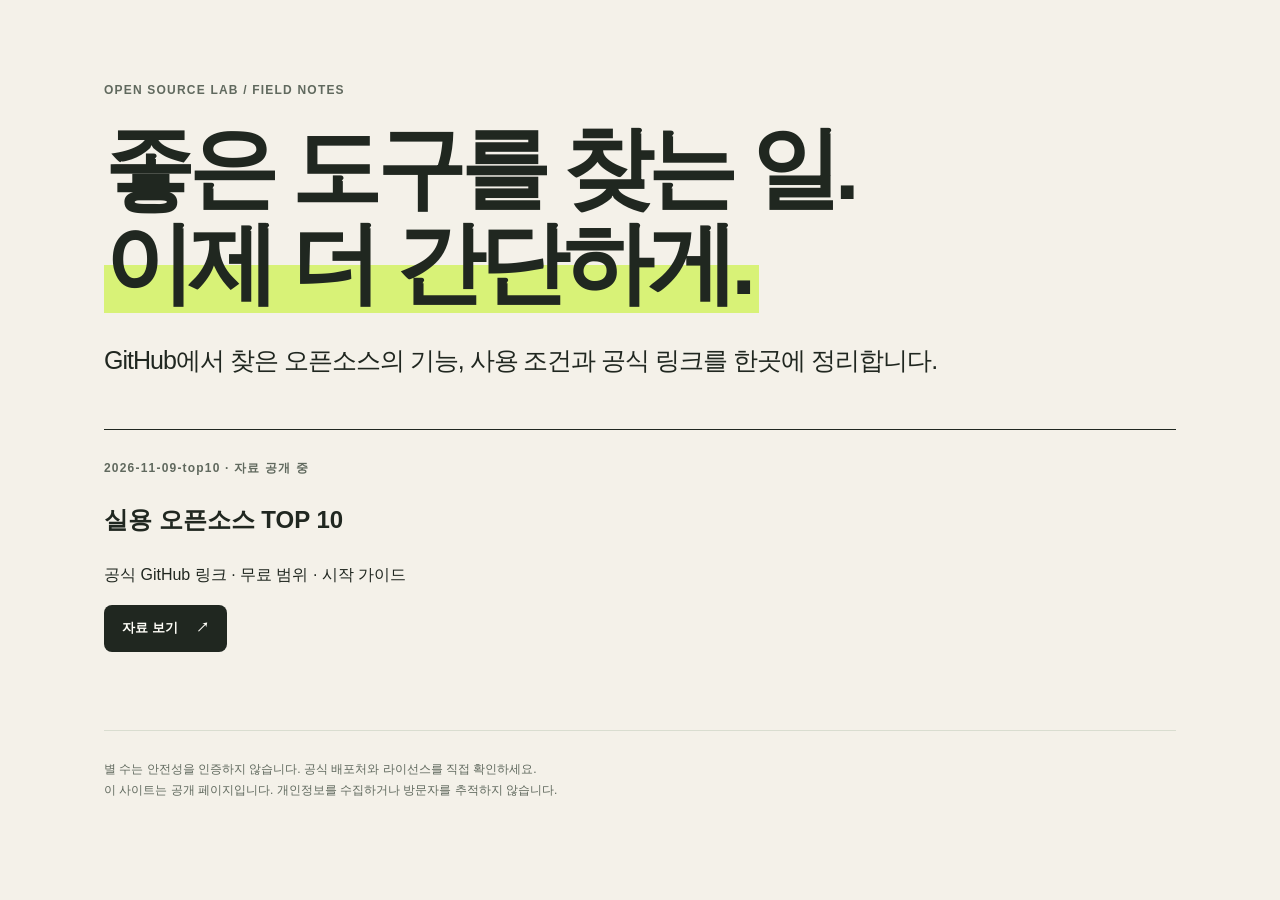
<file: index.html>
<!doctype html><html lang="ko"><meta charset="utf-8"><meta name="viewport" content="width=device-width,initial-scale=1"><meta name="robots" content="noindex,nofollow"><title>오픈소스 실험실</title><link rel="stylesheet" href="./style.css"><body><main class="home"><p class="eyebrow">OPEN SOURCE LAB / FIELD NOTES</p><h1>좋은 도구를 찾는 일.<br><em>이제 더 간단하게.</em></h1><p class="lede">GitHub에서 찾은 오픈소스의 기능, 사용 조건과 공식 링크를 한곳에 정리합니다.</p><section class="episodes"><article><p class="eyebrow">2026-11-09-top10 · 자료 공개 중</p><h2>실용 오픈소스 TOP 10</h2><p>공식 GitHub 링크 · 무료 범위 · 시작 가이드</p><a class="button" href="./episodes/2026-11-09-top10/">자료 보기 <span>↗</span></a></article></section><footer>별 수는 안전성을 인증하지 않습니다. 공식 배포처와 라이선스를 직접 확인하세요.<br>이 사이트는 공개 페이지입니다. 개인정보를 수집하거나 방문자를 추적하지 않습니다.</footer></main></body></html>
</file>
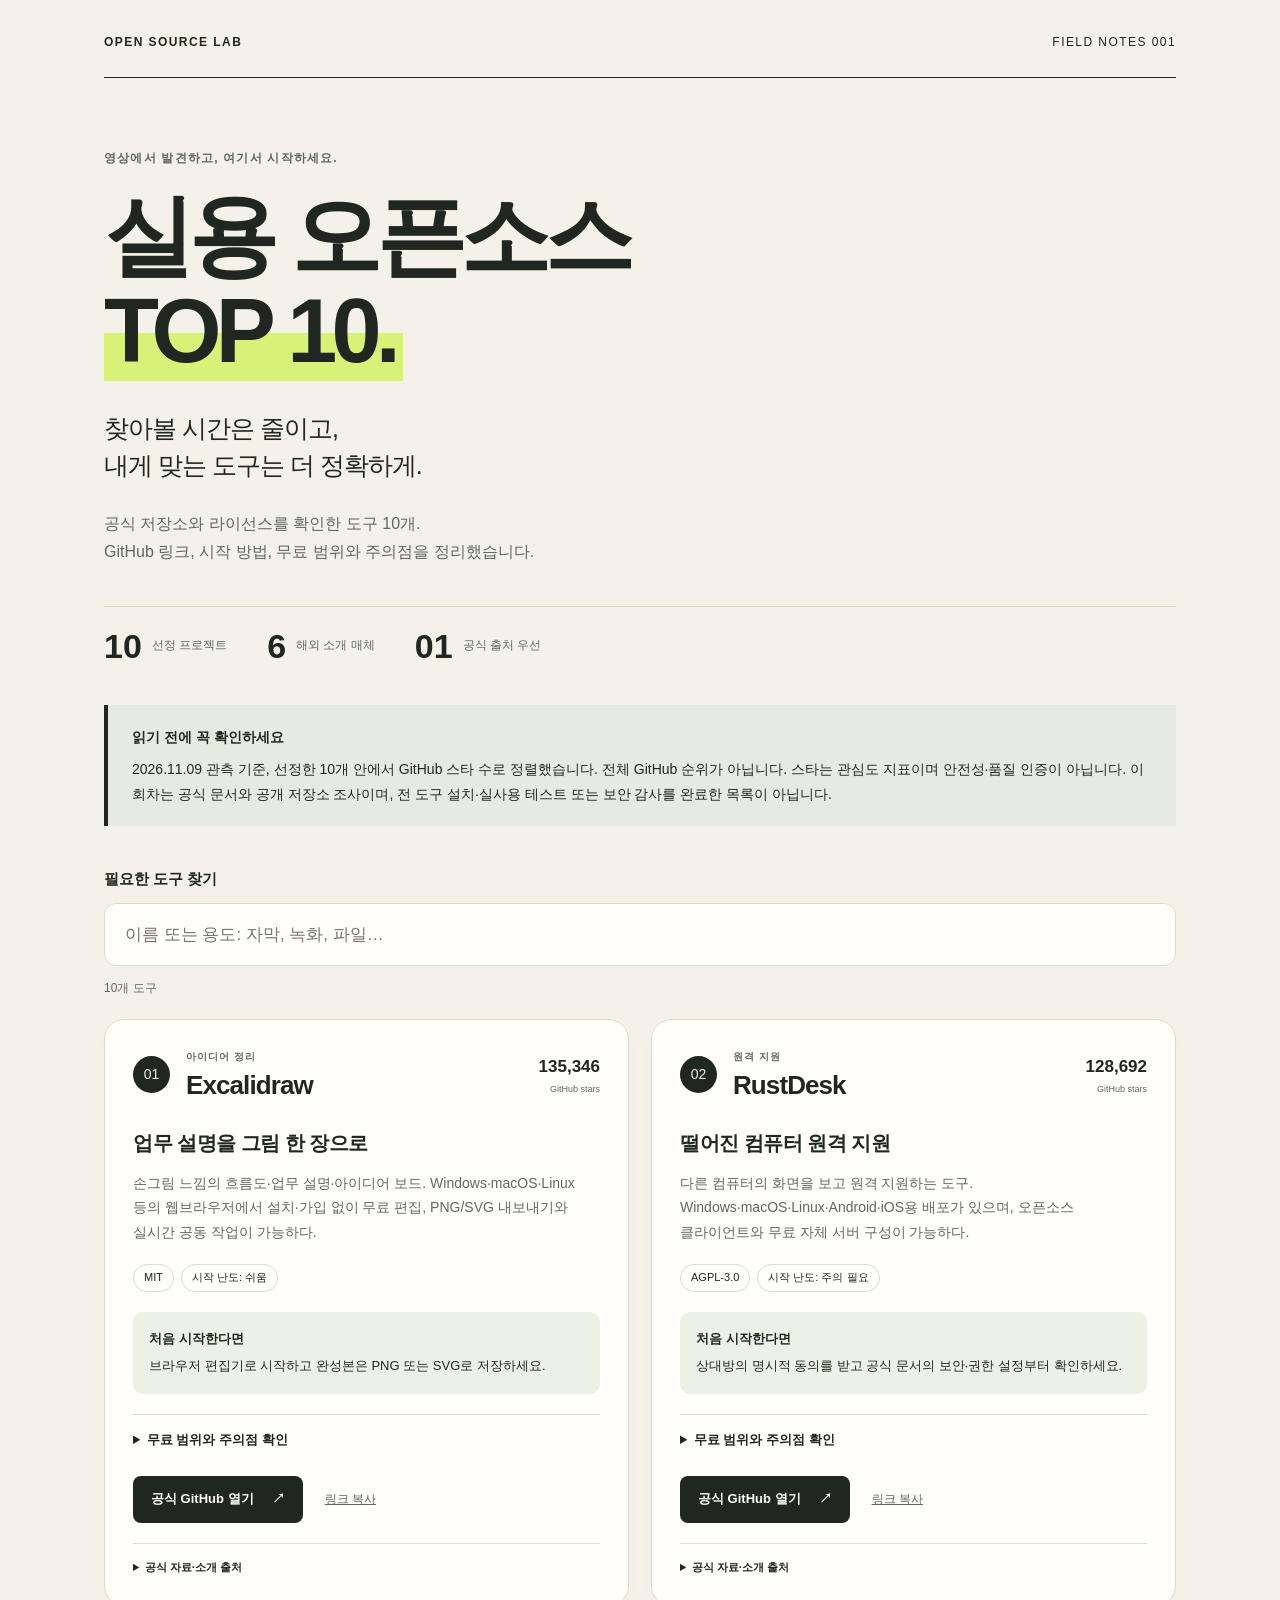
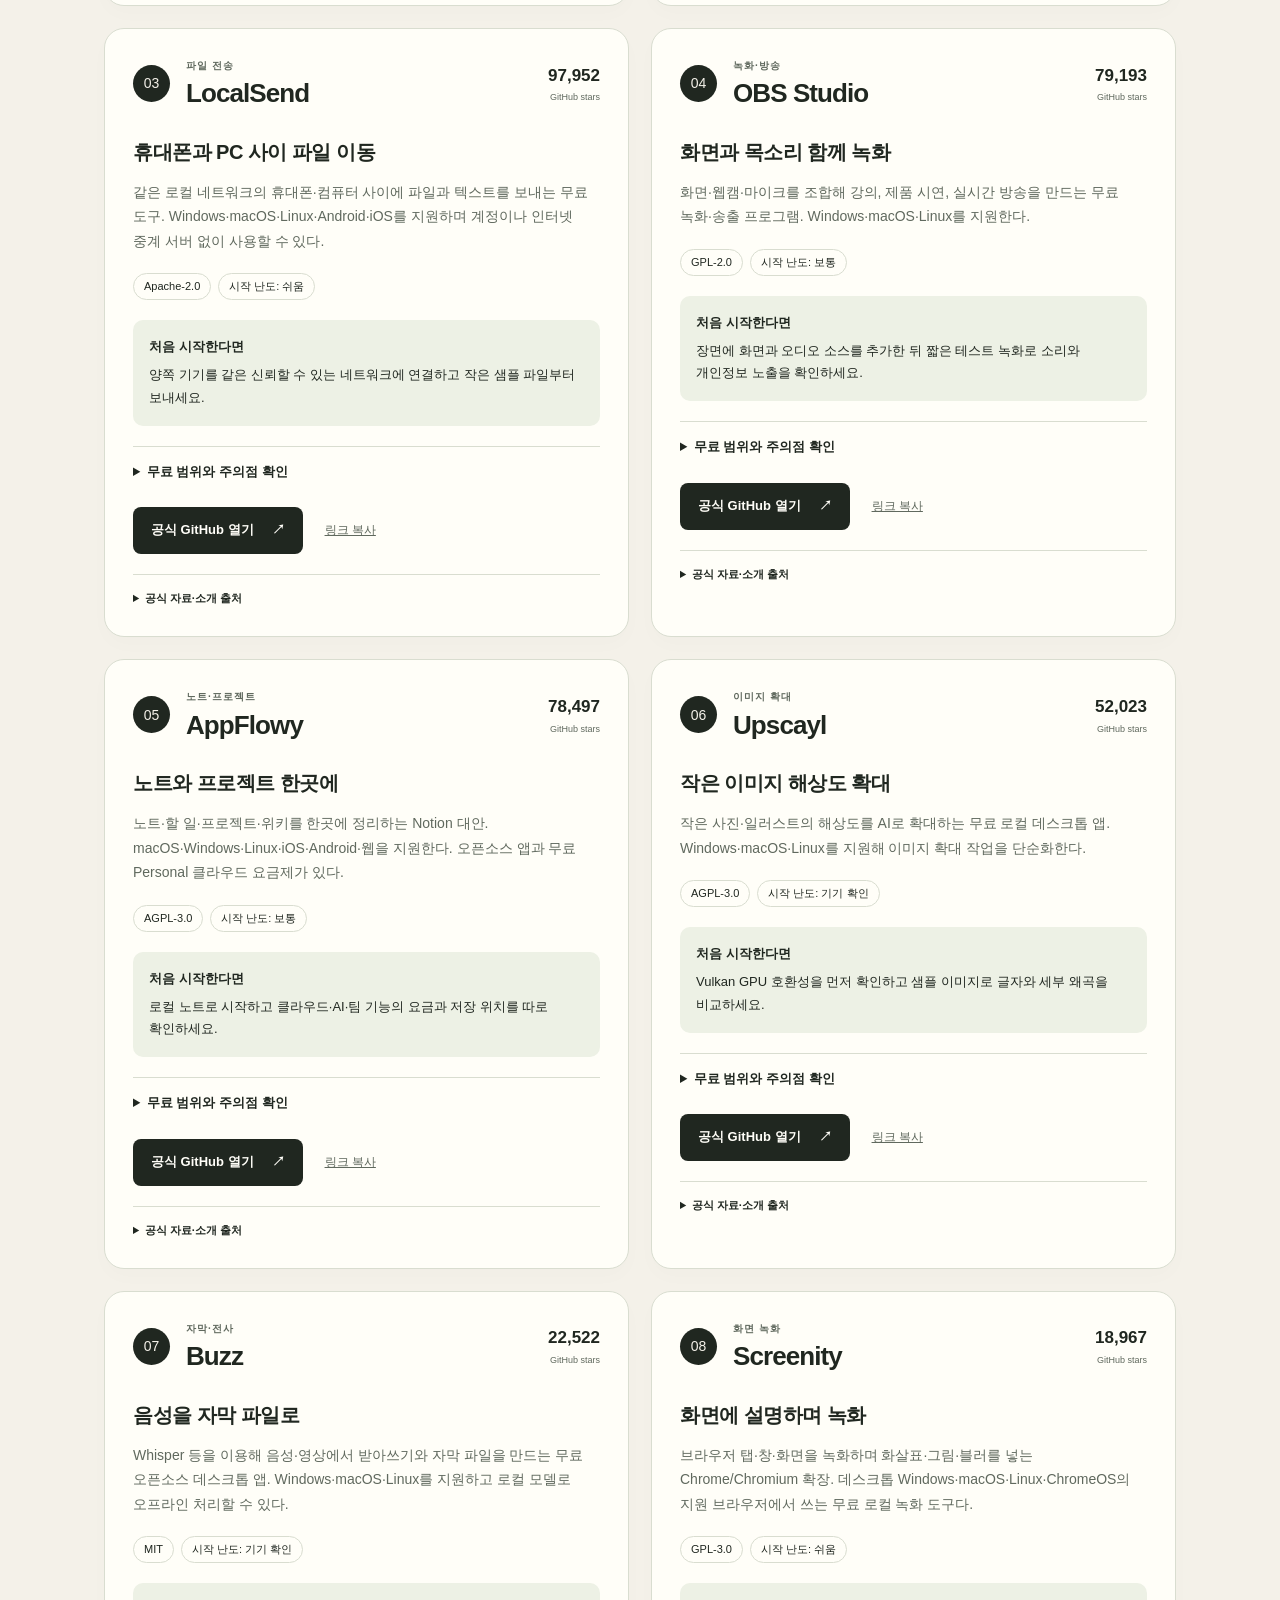
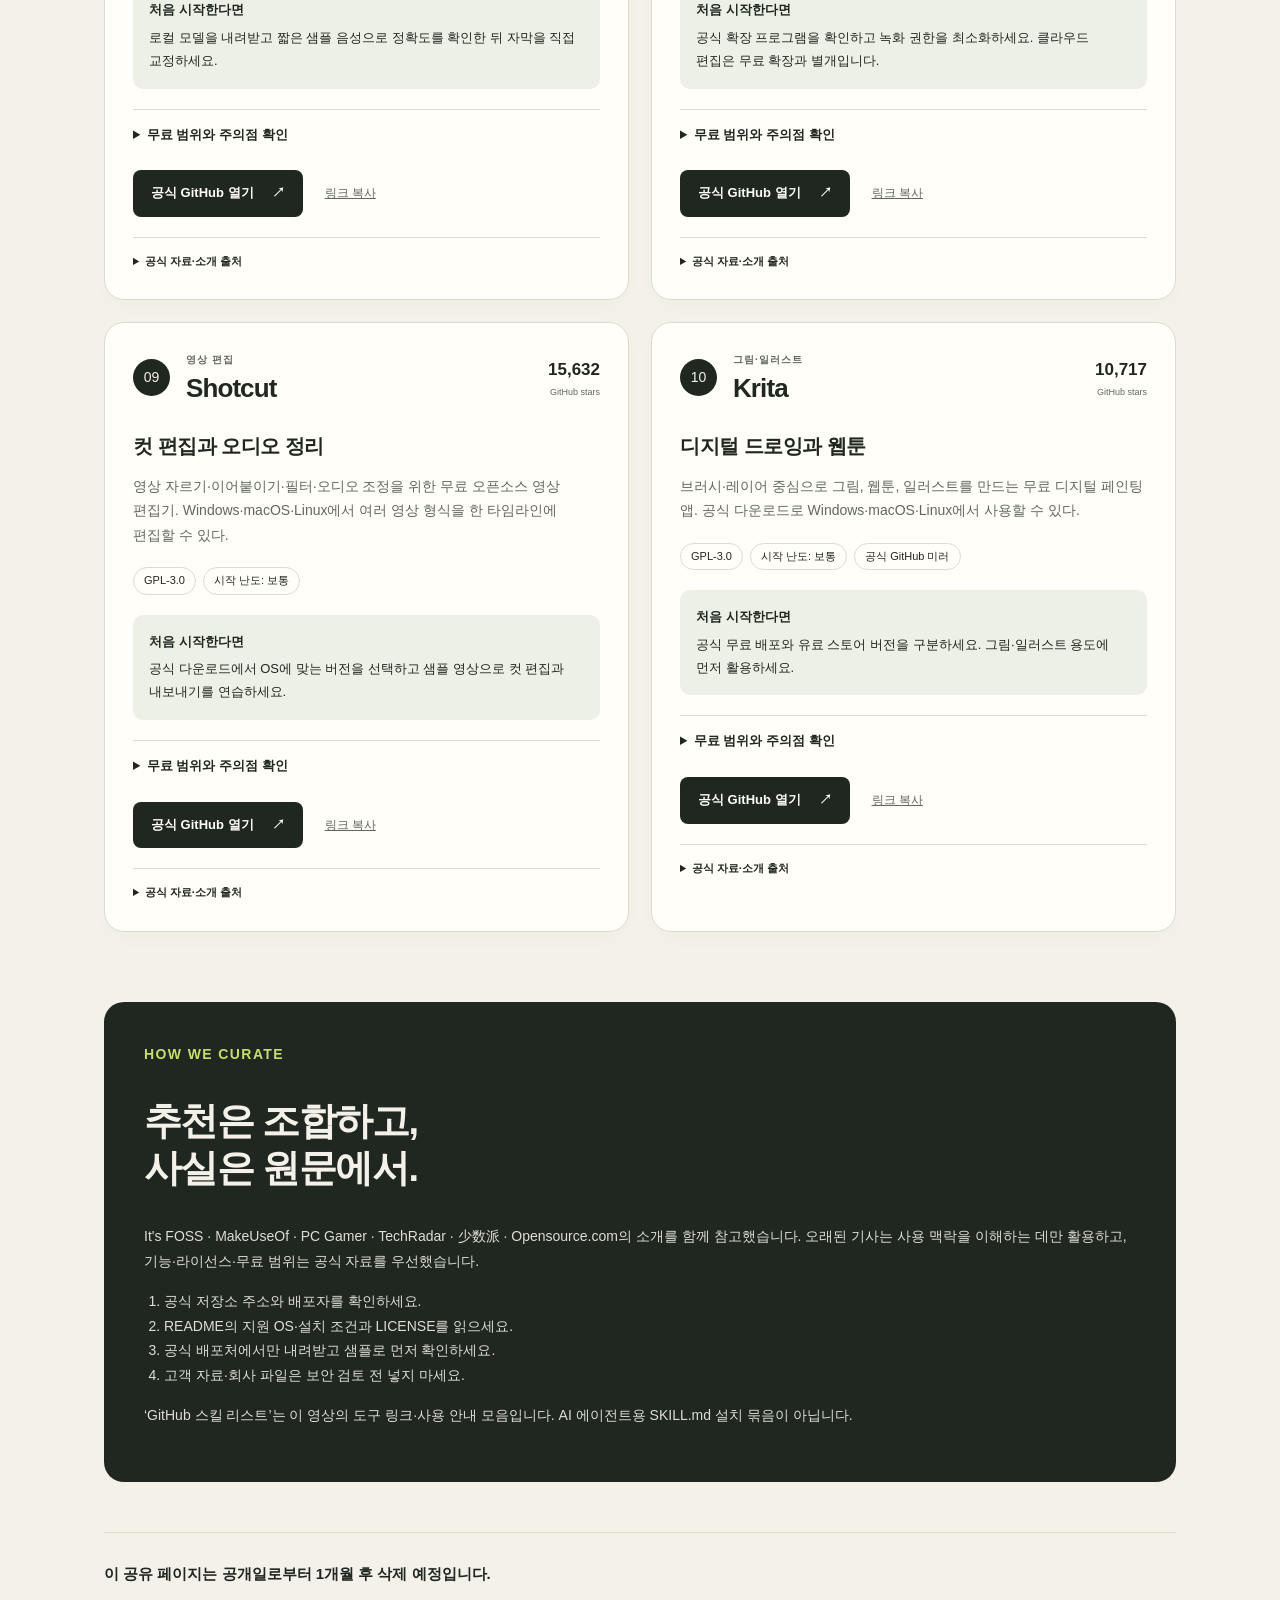
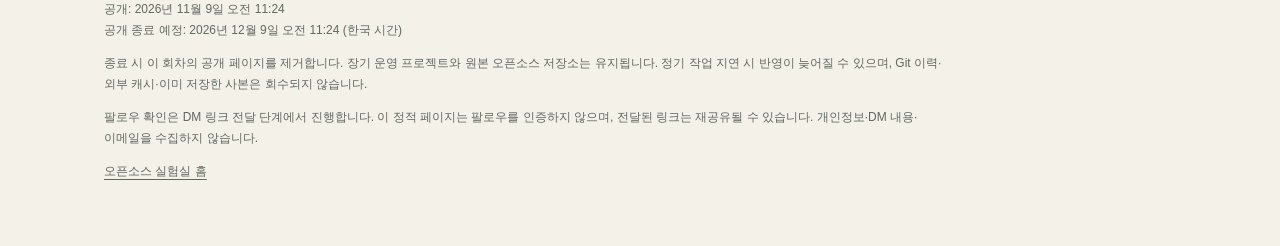
<file: episodes/2026-11-09-top10/index.html>
<!doctype html><html lang="ko"><head><meta charset="utf-8"><meta name="viewport" content="width=device-width,initial-scale=1"><meta name="robots" content="noindex,nofollow,noarchive"><meta name="referrer" content="no-referrer"><meta name="description" content="영상에서 소개한 오픈소스 10개의 공식 GitHub 링크, 무료 범위와 시작 가이드"><title>실용 오픈소스 TOP 10 | 오픈소스 실험실</title><link rel="stylesheet" href="../../style.css"></head><body><main><nav class="topnav"><a href="../../">OPEN SOURCE LAB</a><span>FIELD NOTES 001</span></nav><header class="hero"><p class="eyebrow">영상에서 발견하고, 여기서 시작하세요.</p><h1>실용 오픈소스<br><em>TOP 10.</em></h1><p class="lede">찾아볼 시간은 줄이고,<br>내게 맞는 도구는 더 정확하게.</p><p class="intro">공식 저장소와 라이선스를 확인한 도구 10개.<br>GitHub 링크, 시작 방법, 무료 범위와 주의점을 정리했습니다.</p><div class="metrics"><div><b>10</b><span>선정 프로젝트</span></div><div><b>6</b><span>해외 소개 매체</span></div><div><b>01</b><span>공식 출처 우선</span></div></div></header><aside class="notice"><strong>읽기 전에 꼭 확인하세요</strong><p>2026.11.09 관측 기준, 선정한 10개 안에서 GitHub 스타 수로 정렬했습니다. 전체 GitHub 순위가 아닙니다. 스타는 관심도 지표이며 안전성·품질 인증이 아닙니다. 이 회차는 공식 문서와 공개 저장소 조사이며, 전 도구 설치·실사용 테스트 또는 보안 감사를 완료한 목록이 아닙니다.</p></aside><section class="finder"><label for="search">필요한 도구 찾기</label><input id="search" type="search" placeholder="이름 또는 용도: 자막, 녹화, 파일…" autocomplete="off"><p id="count" aria-live="polite">10개 도구</p></section><section class="tool-grid"><article class="tool" data-search="excalidraw excalidraw/excalidraw 아이디어 정리 쉬움 업무 설명을 그림 한 장으로 브라우저 편집기로 시작하고 완성본은 png 또는 svg로 저장하세요." id="tool-1"><div class="tool-top"><span class="rank">01</span><div><p class="eyebrow">아이디어 정리</p><h2>Excalidraw</h2></div><span class="star">135,346<small>GitHub stars</small></span></div><h3>업무 설명을 그림 한 장으로</h3><p>손그림 느낌의 흐름도·업무 설명·아이디어 보드. Windows·macOS·Linux 등의 웹브라우저에서 설치·가입 없이 무료 편집, PNG/SVG 내보내기와 실시간 공동 작업이 가능하다.</p><div class="tags"><span>MIT</span><span>시작 난도: 쉬움</span></div><div class="how"><strong>처음 시작한다면</strong><p>브라우저 편집기로 시작하고 완성본은 PNG 또는 SVG로 저장하세요.</p></div><details><summary>무료 범위와 주의점 확인</summary><p>무료 편집기와 유료 Excalidraw+의 클라우드 작업공간·추가 공유 기능은 별개다. 정밀 제도보다 빠른 설명과 초안에 적합하며 중요한 작업은 파일로 내보내 보관하는 편이 좋다.</p><p class="muted">저장소 최근 push: 2026-11-08T08:18:35Z · 조회 당시 archived: false. 유지보수 및 보안 보증은 아닙니다.</p></details><div class="actions"><a class="button" href="https://github.com/excalidraw/excalidraw" target="_blank" rel="noopener noreferrer">공식 GitHub 열기 <span>↗</span></a><button class="copy" type="button" data-copy="https://github.com/excalidraw/excalidraw" aria-label="Excalidraw GitHub 주소 복사">링크 복사</button></div><details class="sources"><summary>공식 자료·소개 출처</summary><ul><li><a href="https://github.com/excalidraw/excalidraw" target="_blank" rel="noopener noreferrer">github.com · /excalidraw/excalidraw</a></li><li><a href="https://api.github.com/repos/excalidraw/excalidraw" target="_blank" rel="noopener noreferrer">api.github.com · /repos/excalidraw/excalidraw</a></li><li><a href="https://www.makeuseof.com/making-diagrams-hand-drawn-style-tool/" target="_blank" rel="noopener noreferrer">www.makeuseof.com · /making-diagrams-hand-drawn-style-tool/</a></li><li><a href="https://plus.excalidraw.com" target="_blank" rel="noopener noreferrer">plus.excalidraw.com · /</a></li><li><a href="https://plus.excalidraw.com/blog/rethinking-virtual-whiteboard" target="_blank" rel="noopener noreferrer">plus.excalidraw.com · /blog/rethinking-virtual-whiteboard</a></li></ul></details></article><article class="tool" data-search="rustdesk rustdesk/rustdesk 원격 지원 주의 필요 떨어진 컴퓨터 원격 지원 상대방의 명시적 동의를 받고 공식 문서의 보안·권한 설정부터 확인하세요." id="tool-2"><div class="tool-top"><span class="rank">02</span><div><p class="eyebrow">원격 지원</p><h2>RustDesk</h2></div><span class="star">128,692<small>GitHub stars</small></span></div><h3>떨어진 컴퓨터 원격 지원</h3><p>다른 컴퓨터의 화면을 보고 원격 지원하는 도구. Windows·macOS·Linux·Android·iOS용 배포가 있으며, 오픈소스 클라이언트와 무료 자체 서버 구성이 가능하다.</p><div class="tags"><span>AGPL-3.0</span><span>시작 난도: 주의 필요</span></div><div class="how"><strong>처음 시작한다면</strong><p>상대방의 명시적 동의를 받고 공식 문서의 보안·권한 설정부터 확인하세요.</p></div><details><summary>무료 범위와 주의점 확인</summary><p>상대방 동의와 접속 권한 관리가 필수다. OS별 원격 제어 범위가 다르고 자체 서버 운영은 비개발자에게 어려울 수 있다. 웹 관리·주소록 등 Server Pro 기능과 서버 운영비는 무료 범위 밖이다. 소개 매체가 보안 논란을 경고하므로 별도 보안 검토 없이 업무용으로 도입하지 않는다.</p><p class="muted">저장소 최근 push: 2026-11-08T16:52:59Z · 조회 당시 archived: false. 유지보수 및 보안 보증은 아닙니다.</p></details><div class="actions"><a class="button" href="https://github.com/rustdesk/rustdesk" target="_blank" rel="noopener noreferrer">공식 GitHub 열기 <span>↗</span></a><button class="copy" type="button" data-copy="https://github.com/rustdesk/rustdesk" aria-label="RustDesk GitHub 주소 복사">링크 복사</button></div><details class="sources"><summary>공식 자료·소개 출처</summary><ul><li><a href="https://github.com/rustdesk/rustdesk" target="_blank" rel="noopener noreferrer">github.com · /rustdesk/rustdesk</a></li><li><a href="https://api.github.com/repos/rustdesk/rustdesk" target="_blank" rel="noopener noreferrer">api.github.com · /repos/rustdesk/rustdesk</a></li><li><a href="https://itsfoss.com/news/rustdesk/" target="_blank" rel="noopener noreferrer">itsfoss.com · /news/rustdesk/</a></li><li><a href="https://rustdesk.com/pricing.html" target="_blank" rel="noopener noreferrer">rustdesk.com · /pricing.html</a></li></ul></details></article><article class="tool" data-search="localsend localsend/localsend 파일 전송 쉬움 휴대폰과 pc 사이 파일 이동 양쪽 기기를 같은 신뢰할 수 있는 네트워크에 연결하고 작은 샘플 파일부터 보내세요." id="tool-3"><div class="tool-top"><span class="rank">03</span><div><p class="eyebrow">파일 전송</p><h2>LocalSend</h2></div><span class="star">97,952<small>GitHub stars</small></span></div><h3>휴대폰과 PC 사이 파일 이동</h3><p>같은 로컬 네트워크의 휴대폰·컴퓨터 사이에 파일과 텍스트를 보내는 무료 도구. Windows·macOS·Linux·Android·iOS를 지원하며 계정이나 인터넷 중계 서버 없이 사용할 수 있다.</p><div class="tags"><span>Apache-2.0</span><span>시작 난도: 쉬움</span></div><div class="how"><strong>처음 시작한다면</strong><p>양쪽 기기를 같은 신뢰할 수 있는 네트워크에 연결하고 작은 샘플 파일부터 보내세요.</p></div><details><summary>무료 범위와 주의점 확인</summary><p>인터넷을 통한 원격 파일 공유 서비스가 아니다. 두 기기를 같은 네트워크에 연결해야 하고 회사·공공 Wi-Fi의 기기 격리, 방화벽, 로컬 네트워크 권한에 막힐 수 있다.</p><p class="muted">저장소 최근 push: 2026-11-08T02:32:51Z · 조회 당시 archived: false. 유지보수 및 보안 보증은 아닙니다.</p></details><div class="actions"><a class="button" href="https://github.com/localsend/localsend" target="_blank" rel="noopener noreferrer">공식 GitHub 열기 <span>↗</span></a><button class="copy" type="button" data-copy="https://github.com/localsend/localsend" aria-label="LocalSend GitHub 주소 복사">링크 복사</button></div><details class="sources"><summary>공식 자료·소개 출처</summary><ul><li><a href="https://github.com/localsend/localsend" target="_blank" rel="noopener noreferrer">github.com · /localsend/localsend</a></li><li><a href="https://api.github.com/repos/localsend/localsend" target="_blank" rel="noopener noreferrer">api.github.com · /repos/localsend/localsend</a></li><li><a href="https://www.pcgamer.com/software/localsend-is-the-most-useful-app-ive-come-across-in-a-very-long-time-letting-me-share-files-across-devices-with-a-couple-clicks/" target="_blank" rel="noopener noreferrer">www.pcgamer.com · /software/localsend-is-the-most-useful-app-ive-come-across-in-a-very-long-time-letting-me-share-files-across-devices-with-a-couple-clicks/</a></li><li><a href="https://localsend.org" target="_blank" rel="noopener noreferrer">localsend.org · /</a></li></ul></details></article><article class="tool" data-search="obs studio obsproject/obs-studio 녹화·방송 보통 화면과 목소리 함께 녹화 장면에 화면과 오디오 소스를 추가한 뒤 짧은 테스트 녹화로 소리와 개인정보 노출을 확인하세요." id="tool-4"><div class="tool-top"><span class="rank">04</span><div><p class="eyebrow">녹화·방송</p><h2>OBS Studio</h2></div><span class="star">79,193<small>GitHub stars</small></span></div><h3>화면과 목소리 함께 녹화</h3><p>화면·웹캠·마이크를 조합해 강의, 제품 시연, 실시간 방송을 만드는 무료 녹화·송출 프로그램. Windows·macOS·Linux를 지원한다.</p><div class="tags"><span>GPL-2.0</span><span>시작 난도: 보통</span></div><div class="how"><strong>처음 시작한다면</strong><p>장면에 화면과 오디오 소스를 추가한 뒤 짧은 테스트 녹화로 소리와 개인정보 노출을 확인하세요.</p></div><details><summary>무료 범위와 주의점 확인</summary><p>프로그램 자체는 무료지만 카메라·캡처 장비나 외부 방송 서비스 비용까지 포함하지 않는다. 장면·소스·오디오 설정을 익혀야 하며 녹화 권한과 컴퓨터 성능을 확인해야 한다. 일반적인 후반 영상 편집기는 아니다.</p><p class="muted">저장소 최근 push: 2026-11-06T00:42:53Z · 조회 당시 archived: false. 유지보수 및 보안 보증은 아닙니다.</p></details><div class="actions"><a class="button" href="https://github.com/obsproject/obs-studio" target="_blank" rel="noopener noreferrer">공식 GitHub 열기 <span>↗</span></a><button class="copy" type="button" data-copy="https://github.com/obsproject/obs-studio" aria-label="OBS Studio GitHub 주소 복사">링크 복사</button></div><details class="sources"><summary>공식 자료·소개 출처</summary><ul><li><a href="https://github.com/obsproject/obs-studio" target="_blank" rel="noopener noreferrer">github.com · /obsproject/obs-studio</a></li><li><a href="https://api.github.com/repos/obsproject/obs-studio" target="_blank" rel="noopener noreferrer">api.github.com · /repos/obsproject/obs-studio</a></li><li><a href="https://www.techradar.com/reviews/obs-studio-2022" target="_blank" rel="noopener noreferrer">www.techradar.com · /reviews/obs-studio-2022</a></li><li><a href="https://obsproject.com" target="_blank" rel="noopener noreferrer">obsproject.com · /</a></li></ul></details></article><article class="tool" data-search="appflowy appflowy-io/appflowy 노트·프로젝트 보통 노트와 프로젝트 한곳에 로컬 노트로 시작하고 클라우드·ai·팀 기능의 요금과 저장 위치를 따로 확인하세요." id="tool-5"><div class="tool-top"><span class="rank">05</span><div><p class="eyebrow">노트·프로젝트</p><h2>AppFlowy</h2></div><span class="star">78,497<small>GitHub stars</small></span></div><h3>노트와 프로젝트 한곳에</h3><p>노트·할 일·프로젝트·위키를 한곳에 정리하는 Notion 대안. macOS·Windows·Linux·iOS·Android·웹을 지원한다. 오픈소스 앱과 무료 Personal 클라우드 요금제가 있다.</p><div class="tags"><span>AGPL-3.0</span><span>시작 난도: 보통</span></div><div class="how"><strong>처음 시작한다면</strong><p>로컬 노트로 시작하고 클라우드·AI·팀 기능의 요금과 저장 위치를 따로 확인하세요.</p></div><details><summary>무료 범위와 주의점 확인</summary><p>모든 클라우드·AI·팀 기능이 무료인 것은 아니다. 유료 Pro와 상용 자체 호스팅 배포판은 별도 조건이며 자체 서버 설치·운영은 초보자에게 부담될 수 있다. Notion 기능·이전 호환성이 완전히 같다고 가정하지 않는다.</p><p class="muted">저장소 최근 push: 2026-11-02T23:40:52Z · 조회 당시 archived: false. 유지보수 및 보안 보증은 아닙니다.</p></details><div class="actions"><a class="button" href="https://github.com/AppFlowy-IO/AppFlowy" target="_blank" rel="noopener noreferrer">공식 GitHub 열기 <span>↗</span></a><button class="copy" type="button" data-copy="https://github.com/AppFlowy-IO/AppFlowy" aria-label="AppFlowy GitHub 주소 복사">링크 복사</button></div><details class="sources"><summary>공식 자료·소개 출처</summary><ul><li><a href="https://github.com/AppFlowy-IO/AppFlowy" target="_blank" rel="noopener noreferrer">github.com · /AppFlowy-IO/AppFlowy</a></li><li><a href="https://api.github.com/repos/AppFlowy-IO/AppFlowy" target="_blank" rel="noopener noreferrer">api.github.com · /repos/AppFlowy-IO/AppFlowy</a></li><li><a href="https://itsfoss.com/appflowy" target="_blank" rel="noopener noreferrer">itsfoss.com · /appflowy</a></li><li><a href="https://appflowy.com" target="_blank" rel="noopener noreferrer">appflowy.com · /</a></li><li><a href="https://appflowy.com/pricing" target="_blank" rel="noopener noreferrer">appflowy.com · /pricing</a></li></ul></details></article><article class="tool" data-search="upscayl upscayl/upscayl 이미지 확대 기기 확인 작은 이미지 해상도 확대 vulkan gpu 호환성을 먼저 확인하고 샘플 이미지로 글자와 세부 왜곡을 비교하세요." id="tool-6"><div class="tool-top"><span class="rank">06</span><div><p class="eyebrow">이미지 확대</p><h2>Upscayl</h2></div><span class="star">52,023<small>GitHub stars</small></span></div><h3>작은 이미지 해상도 확대</h3><p>작은 사진·일러스트의 해상도를 AI로 확대하는 무료 로컬 데스크톱 앱. Windows·macOS·Linux를 지원해 이미지 확대 작업을 단순화한다.</p><div class="tags"><span>AGPL-3.0</span><span>시작 난도: 기기 확인</span></div><div class="how"><strong>처음 시작한다면</strong><p>Vulkan GPU 호환성을 먼저 확인하고 샘플 이미지로 글자와 세부 왜곡을 비교하세요.</p></div><details><summary>무료 범위와 주의점 확인</summary><p>Vulkan 호환 GPU가 필요하고 많은 내장 GPU나 CPU만으로는 동작하지 않는다. AI가 추정한 디테일이므로 원본 사실 복원이나 흐린 사진 복구를 보장하지 않는다. 별도 Upscayl Cloud는 체험 크레딧 이후 유료 상품이다.</p><p class="muted">저장소 최근 push: 2026-10-05T19:13:12Z · 조회 당시 archived: false. 유지보수 및 보안 보증은 아닙니다.</p></details><div class="actions"><a class="button" href="https://github.com/upscayl/upscayl" target="_blank" rel="noopener noreferrer">공식 GitHub 열기 <span>↗</span></a><button class="copy" type="button" data-copy="https://github.com/upscayl/upscayl" aria-label="Upscayl GitHub 주소 복사">링크 복사</button></div><details class="sources"><summary>공식 자료·소개 출처</summary><ul><li><a href="https://github.com/upscayl/upscayl" target="_blank" rel="noopener noreferrer">github.com · /upscayl/upscayl</a></li><li><a href="https://api.github.com/repos/upscayl/upscayl" target="_blank" rel="noopener noreferrer">api.github.com · /repos/upscayl/upscayl</a></li><li><a href="https://itsfoss.com/news/upscayl-version-1-release/" target="_blank" rel="noopener noreferrer">itsfoss.com · /news/upscayl-version-1-release/</a></li><li><a href="https://upscayl.org" target="_blank" rel="noopener noreferrer">upscayl.org · /</a></li><li><a href="https://upscayl.org/pricing" target="_blank" rel="noopener noreferrer">upscayl.org · /pricing</a></li></ul></details></article><article class="tool" data-search="buzz chidiwilliams/buzz 자막·전사 기기 확인 음성을 자막 파일로 로컬 모델을 내려받고 짧은 샘플 음성으로 정확도를 확인한 뒤 자막을 직접 교정하세요." id="tool-7"><div class="tool-top"><span class="rank">07</span><div><p class="eyebrow">자막·전사</p><h2>Buzz</h2></div><span class="star">22,522<small>GitHub stars</small></span></div><h3>음성을 자막 파일로</h3><p>Whisper 등을 이용해 음성·영상에서 받아쓰기와 자막 파일을 만드는 무료 오픈소스 데스크톱 앱. Windows·macOS·Linux를 지원하고 로컬 모델로 오프라인 처리할 수 있다.</p><div class="tags"><span>MIT</span><span>시작 난도: 기기 확인</span></div><div class="how"><strong>처음 시작한다면</strong><p>로컬 모델을 내려받고 짧은 샘플 음성으로 정확도를 확인한 뒤 자막을 직접 교정하세요.</p></div><details><summary>무료 범위와 주의점 확인</summary><p>모델은 먼저 내려받아야 하며 처리 속도와 정확도는 하드웨어·언어·음질에 따라 달라진다. 한국어와 고유명사는 직접 검수해야 한다. 선택형 외부 API는 별도 요금·데이터 전송이 발생할 수 있어 오프라인 옵션과 구분한다. 동명의 그룹 채팅 서비스가 아닌 chidiwilliams/buzz다. 최신 macOS 빌드는 Apple Silicon 기준이며 Intel Mac 지원은 공식 README의 이전 버전 안내를 확인하세요.</p><p class="muted">저장소 최근 push: 2026-11-07T06:06:20Z · 조회 당시 archived: false. 유지보수 및 보안 보증은 아닙니다.</p></details><div class="actions"><a class="button" href="https://github.com/chidiwilliams/buzz" target="_blank" rel="noopener noreferrer">공식 GitHub 열기 <span>↗</span></a><button class="copy" type="button" data-copy="https://github.com/chidiwilliams/buzz" aria-label="Buzz GitHub 주소 복사">링크 복사</button></div><details class="sources"><summary>공식 자료·소개 출처</summary><ul><li><a href="https://github.com/chidiwilliams/buzz" target="_blank" rel="noopener noreferrer">github.com · /chidiwilliams/buzz</a></li><li><a href="https://api.github.com/repos/chidiwilliams/buzz" target="_blank" rel="noopener noreferrer">api.github.com · /repos/chidiwilliams/buzz</a></li><li><a href="https://www.makeuseof.com/transcribed-interviews-offline-open-source-tool" target="_blank" rel="noopener noreferrer">www.makeuseof.com · /transcribed-interviews-offline-open-source-tool</a></li><li><a href="https://chidiwilliams.github.io/buzz/docs" target="_blank" rel="noopener noreferrer">chidiwilliams.github.io · /buzz/docs</a></li></ul></details></article><article class="tool" data-search="screenity alyssaxuu/screenity 화면 녹화 쉬움 화면에 설명하며 녹화 공식 확장 프로그램을 확인하고 녹화 권한을 최소화하세요. 클라우드 편집은 무료 확장과 별개입니다." id="tool-8"><div class="tool-top"><span class="rank">08</span><div><p class="eyebrow">화면 녹화</p><h2>Screenity</h2></div><span class="star">18,967<small>GitHub stars</small></span></div><h3>화면에 설명하며 녹화</h3><p>브라우저 탭·창·화면을 녹화하며 화살표·그림·블러를 넣는 Chrome/Chromium 확장. 데스크톱 Windows·macOS·Linux·ChromeOS의 지원 브라우저에서 쓰는 무료 로컬 녹화 도구다.</p><div class="tags"><span>GPL-3.0</span><span>시작 난도: 쉬움</span></div><div class="how"><strong>처음 시작한다면</strong><p>공식 확장 프로그램을 확인하고 녹화 권한을 최소화하세요. 클라우드 편집은 무료 확장과 별개입니다.</p></div><details><summary>무료 범위와 주의점 확인</summary><p>무료 확장은 가입·워터마크·녹화 시간 제한 없이 로컬 저장하지만 기기 자원 한계는 있다. 클라우드 편집기·공유 링크는 계정과 별도 유료 업그레이드 영역이며 공식 안내상 7일 체험이다. 모바일 앱으로 혼동하지 않는다.</p><p class="muted">저장소 최근 push: 2026-11-08T09:54:41Z · 조회 당시 archived: false. 유지보수 및 보안 보증은 아닙니다.</p></details><div class="actions"><a class="button" href="https://github.com/alyssaxuu/screenity" target="_blank" rel="noopener noreferrer">공식 GitHub 열기 <span>↗</span></a><button class="copy" type="button" data-copy="https://github.com/alyssaxuu/screenity" aria-label="Screenity GitHub 주소 복사">링크 복사</button></div><details class="sources"><summary>공식 자료·소개 출처</summary><ul><li><a href="https://github.com/alyssaxuu/screenity" target="_blank" rel="noopener noreferrer">github.com · /alyssaxuu/screenity</a></li><li><a href="https://api.github.com/repos/alyssaxuu/screenity" target="_blank" rel="noopener noreferrer">api.github.com · /repos/alyssaxuu/screenity</a></li><li><a href="https://sspai.com/post/87950" target="_blank" rel="noopener noreferrer">sspai.com · /post/87950</a></li><li><a href="https://screenity.io/extension" target="_blank" rel="noopener noreferrer">screenity.io · /extension</a></li></ul></details></article><article class="tool" data-search="shotcut mltframework/shotcut 영상 편집 보통 컷 편집과 오디오 정리 공식 다운로드에서 os에 맞는 버전을 선택하고 샘플 영상으로 컷 편집과 내보내기를 연습하세요." id="tool-9"><div class="tool-top"><span class="rank">09</span><div><p class="eyebrow">영상 편집</p><h2>Shotcut</h2></div><span class="star">15,632<small>GitHub stars</small></span></div><h3>컷 편집과 오디오 정리</h3><p>영상 자르기·이어붙이기·필터·오디오 조정을 위한 무료 오픈소스 영상 편집기. Windows·macOS·Linux에서 여러 영상 형식을 한 타임라인에 편집할 수 있다.</p><div class="tags"><span>GPL-3.0</span><span>시작 난도: 보통</span></div><div class="how"><strong>처음 시작한다면</strong><p>공식 다운로드에서 OS에 맞는 버전을 선택하고 샘플 영상으로 컷 편집과 내보내기를 연습하세요.</p></div><details><summary>무료 범위와 주의점 확인</summary><p>기본 프로그램과 업그레이드는 무료다. 처음에는 패널·타임라인 방식에 익숙해져야 하고 고해상도 영상의 미리보기·출력 속도는 컴퓨터 성능에 좌우된다. 오래된 리뷰의 개별 오류를 현재 버전의 확정 오류로 보지는 않는다.</p><p class="muted">저장소 최근 push: 2026-11-04T02:15:29Z · 조회 당시 archived: false. 유지보수 및 보안 보증은 아닙니다.</p></details><div class="actions"><a class="button" href="https://github.com/mltframework/shotcut" target="_blank" rel="noopener noreferrer">공식 GitHub 열기 <span>↗</span></a><button class="copy" type="button" data-copy="https://github.com/mltframework/shotcut" aria-label="Shotcut GitHub 주소 복사">링크 복사</button></div><details class="sources"><summary>공식 자료·소개 출처</summary><ul><li><a href="https://github.com/mltframework/shotcut" target="_blank" rel="noopener noreferrer">github.com · /mltframework/shotcut</a></li><li><a href="https://api.github.com/repos/mltframework/shotcut" target="_blank" rel="noopener noreferrer">api.github.com · /repos/mltframework/shotcut</a></li><li><a href="https://www.techradar.com/reviews/shotcut-2203" target="_blank" rel="noopener noreferrer">www.techradar.com · /reviews/shotcut-2203</a></li><li><a href="https://www.shotcut.org" target="_blank" rel="noopener noreferrer">www.shotcut.org · /</a></li></ul></details></article><article class="tool" data-search="krita kde/krita 그림·일러스트 보통 디지털 드로잉과 웹툰 공식 무료 배포와 유료 스토어 버전을 구분하세요. 그림·일러스트 용도에 먼저 활용하세요." id="tool-10"><div class="tool-top"><span class="rank">10</span><div><p class="eyebrow">그림·일러스트</p><h2>Krita</h2></div><span class="star">10,717<small>GitHub stars</small></span></div><h3>디지털 드로잉과 웹툰</h3><p>브러시·레이어 중심으로 그림, 웹툰, 일러스트를 만드는 무료 디지털 페인팅 앱. 공식 다운로드로 Windows·macOS·Linux에서 사용할 수 있다.</p><div class="tags"><span>GPL-3.0</span><span>시작 난도: 보통</span><span>공식 GitHub 미러</span></div><div class="how"><strong>처음 시작한다면</strong><p>공식 무료 배포와 유료 스토어 버전을 구분하세요. 그림·일러스트 용도에 먼저 활용하세요.</p></div><details><summary>무료 범위와 주의점 확인</summary><p>공식 사이트 배포는 무료지만 Microsoft Store·Steam·Mac App Store 등의 버전은 유료일 수 있다. 사진 편집 만능 대체재보다는 드로잉에 적합하다. GitHub 저장소는 KDE가 제공하는 공식 미러이며 실제 개발 저장소는 KDE Invent이므로 별 수를 타 프로젝트와 단순 비교하지 않는다.</p><p class="muted">저장소 최근 push: 2026-11-08T12:50:06Z · 조회 당시 archived: false. 유지보수 및 보안 보증은 아닙니다.</p></details><div class="actions"><a class="button" href="https://github.com/KDE/krita" target="_blank" rel="noopener noreferrer">공식 GitHub 열기 <span>↗</span></a><button class="copy" type="button" data-copy="https://github.com/KDE/krita" aria-label="Krita GitHub 주소 복사">링크 복사</button></div><details class="sources"><summary>공식 자료·소개 출처</summary><ul><li><a href="https://github.com/KDE/krita" target="_blank" rel="noopener noreferrer">github.com · /KDE/krita</a></li><li><a href="https://api.github.com/repos/KDE/krita" target="_blank" rel="noopener noreferrer">api.github.com · /repos/KDE/krita</a></li><li><a href="https://opensource.com/life/16/4/nick-hamilton-linuxfest-northwest-2016-krita" target="_blank" rel="noopener noreferrer">opensource.com · /life/16/4/nick-hamilton-linuxfest-northwest-2016-krita</a></li><li><a href="https://krita.org/en/download" target="_blank" rel="noopener noreferrer">krita.org · /en/download</a></li><li><a href="https://invent.kde.org/graphics/krita" target="_blank" rel="noopener noreferrer">invent.kde.org · /graphics/krita</a></li></ul></details></article></section><p class="empty" hidden>검색 결과가 없습니다. 다른 용도로 검색해 보세요.</p><section class="method"><p class="eyebrow">HOW WE CURATE</p><h2>추천은 조합하고,<br>사실은 원문에서.</h2><p>It's FOSS · MakeUseOf · PC Gamer · TechRadar · 少数派 · Opensource.com의 소개를 함께 참고했습니다. 오래된 기사는 사용 맥락을 이해하는 데만 활용하고, 기능·라이선스·무료 범위는 공식 자료를 우선했습니다.</p><ol><li>공식 저장소 주소와 배포자를 확인하세요.</li><li>README의 지원 OS·설치 조건과 LICENSE를 읽으세요.</li><li>공식 배포처에서만 내려받고 샘플로 먼저 확인하세요.</li><li>고객 자료·회사 파일은 보안 검토 전 넣지 마세요.</li></ol><p>‘GitHub 스킬 리스트’는 이 영상의 도구 링크·사용 안내 모음입니다. AI 에이전트용 SKILL.md 설치 묶음이 아닙니다.</p></section><footer><strong>이 공유 페이지는 공개일로부터 1개월 후 삭제 예정입니다.</strong><p>공개: 2026년 11월 9일 오전 11:24<br>공개 종료 예정: 2026년 12월 9일 오전 11:24 (한국 시간)</p><p>종료 시 이 회차의 공개 페이지를 제거합니다. 장기 운영 프로젝트와 원본 오픈소스 저장소는 유지됩니다. 정기 작업 지연 시 반영이 늦어질 수 있으며, Git 이력·외부 캐시·이미 저장한 사본은 회수되지 않습니다.</p><p>팔로우 확인은 DM 링크 전달 단계에서 진행합니다. 이 정적 페이지는 팔로우를 인증하지 않으며, 전달된 링크는 재공유될 수 있습니다. 개인정보·DM 내용·이메일을 수집하지 않습니다.</p><a href="../../">오픈소스 실험실 홈</a></footer><div id="toast" role="status" aria-live="polite"></div></main><script src="./page.js"></script></body></html>
</file>
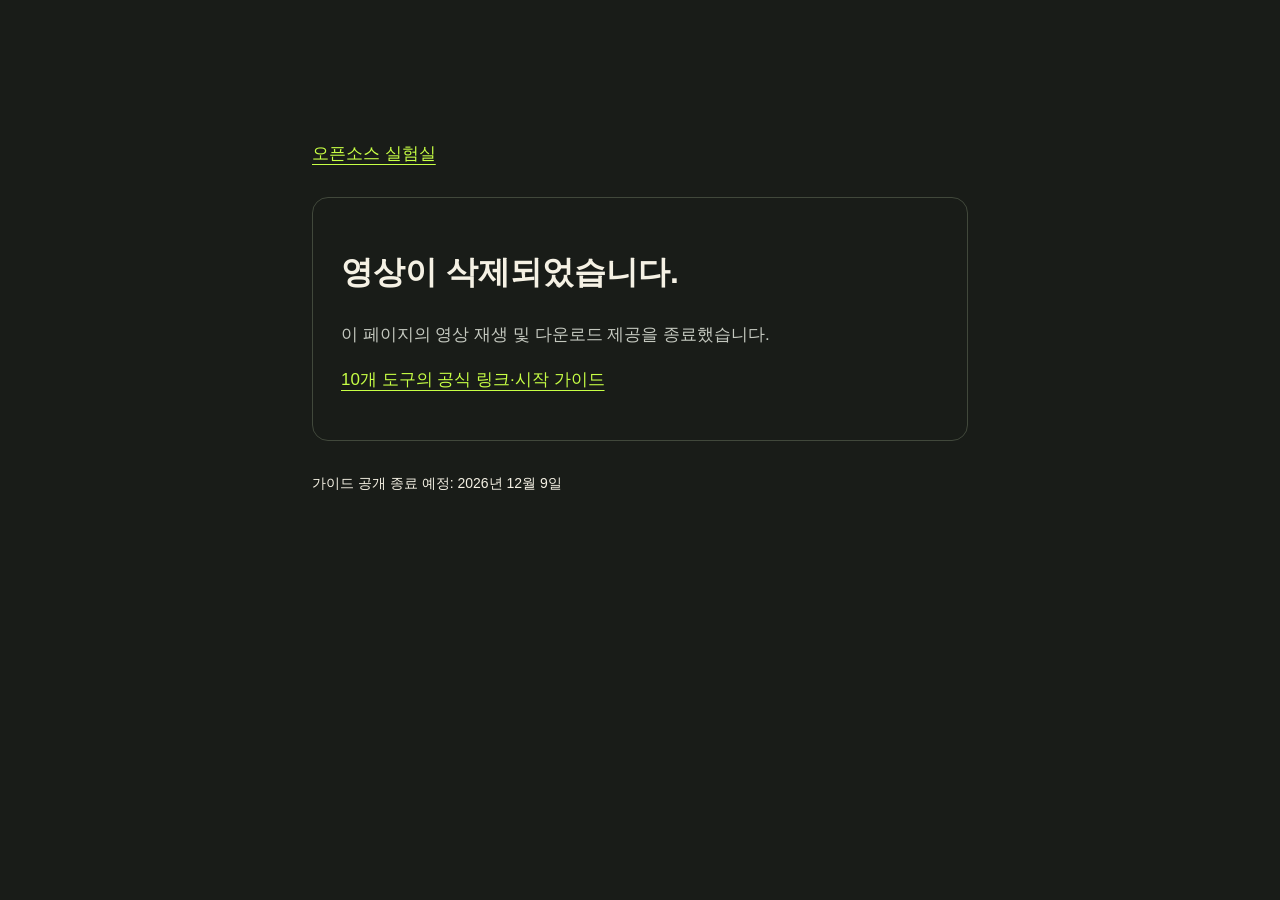
<file: episodes/2026-11-09-top10/v6/index.html>
<!doctype html><html lang="ko"><head><meta charset="utf-8"><meta name="viewport" content="width=device-width,initial-scale=1"><meta name="robots" content="noindex,nofollow,noarchive"><title>영상 삭제 안내 | 오픈소스 실험실</title><style>*{box-sizing:border-box}body{margin:0;background:#191c18;color:#f5f1e4;font:17px/1.7 -apple-system,BlinkMacSystemFont,"Apple SD Gothic Neo",sans-serif}main{max-width:720px;margin:12vh auto;padding:32px}h1{font-size:32px;line-height:1.3}p{color:#c4c8bf}a{color:#c7ff45;text-underline-offset:5px}.notice{border:1px solid #41483b;border-radius:16px;padding:28px;margin:28px 0}small{font-size:14px}</style></head><body><main><a href="../../../">오픈소스 실험실</a><section class="notice"><h1>영상이 삭제되었습니다.</h1><p>이 페이지의 영상 재생 및 다운로드 제공을 종료했습니다.</p><p><a href="../">10개 도구의 공식 링크·시작 가이드</a></p></section><small>가이드 공개 종료 예정: 2026년 12월 9일</small></main></body></html>
</file>
<file: style.css>
:root{--paper:#f4f1e9;--ink:#202720;--muted:#60695e;--line:#d9ddd0;--lime:#d8f277;--card:#fffef8}*{box-sizing:border-box}body{margin:0;background:var(--paper);color:var(--ink);font-family:ui-sans-serif,-apple-system,BlinkMacSystemFont,'Apple SD Gothic Neo','Malgun Gothic',sans-serif;line-height:1.75;word-break:keep-all}main{max-width:1160px;margin:auto;padding:32px 44px 64px}a{color:inherit;text-underline-offset:4px}button,input{font:inherit}.topnav{display:flex;justify-content:space-between;gap:20px;font-size:12px;letter-spacing:.12em;border-bottom:1px solid var(--ink);padding:0 0 24px}.topnav a{text-decoration:none;font-weight:800}.hero{padding:70px 0 42px;position:relative}.eyebrow{font-size:12px;font-weight:750;letter-spacing:.1em;margin:0 0 12px;color:var(--muted)}h1{font-size:clamp(46px,8vw,90px);line-height:1.06;letter-spacing:-.065em;font-weight:850;margin:20px 0 30px}h1 em{font-style:normal;background:linear-gradient(transparent 52%,var(--lime) 52%);padding-right:8px}.lede{font-size:25px;line-height:1.5;letter-spacing:-.04em}.intro{font-size:16px;color:var(--muted)}.metrics{display:flex;gap:40px;margin:40px 0 0;padding-top:22px;border-top:1px solid var(--line)}.metrics div{display:flex;gap:10px;align-items:center}.metrics b{font-size:34px;line-height:1}.metrics span{font-size:12px;color:var(--muted)}.notice{background:#e7ebdf;border-left:4px solid var(--ink);padding:20px 24px;font-size:14px}.notice p{margin:8px 0 0}.finder{margin:40px 0 20px}.finder label{font-size:15px;font-weight:700;display:block;margin-bottom:10px}.finder input{width:100%;padding:16px 20px;border:1px solid var(--line);background:var(--card);border-radius:12px;font-size:17px;outline-offset:4px}.finder p{font-size:12px;color:var(--muted)}.tool-grid{display:grid;grid-template-columns:1fr 1fr;gap:22px}.tool{background:var(--card);border:1px solid var(--line);padding:28px;border-radius:20px;box-shadow:0 8px 20px #23301b04;min-width:0}.tool[hidden]{display:none}.tool-top{display:flex;align-items:center;gap:16px}.rank{font-size:14px;background:var(--ink);color:var(--paper);border-radius:50%;width:37px;height:37px;display:grid;place-items:center;flex-shrink:0}.tool h2{font-size:26px;letter-spacing:-.035em;margin:0;line-height:1.2}.tool .eyebrow{font-size:10px;margin-bottom:4px}.star{margin-left:auto;white-space:nowrap;font-size:17px;font-weight:750;text-align:right}.star small{display:block;font-size:9px;font-weight:500;color:var(--muted)}.tool h3{font-size:20px;line-height:1.4;margin:28px 0 12px;letter-spacing:-.025em}.tool>p{font-size:14px;color:var(--muted)}.tags{display:flex;gap:7px;flex-wrap:wrap;margin:20px 0}.tags span{border:1px solid var(--line);border-radius:20px;padding:3px 10px;font-size:11px}.how{background:#edf1e5;border-radius:10px;padding:16px;font-size:13px}.how p{margin:5px 0 0}.tool details{border-top:1px solid var(--line);padding-top:14px;margin-top:20px;font-size:13px}.tool summary{cursor:pointer;font-weight:700}.tool details p{color:var(--muted)}.actions{display:flex;align-items:center;gap:16px;margin-top:24px}.button{display:inline-flex;align-items:center;justify-content:space-between;gap:18px;background:var(--ink);color:var(--card);padding:12px 18px;border-radius:8px;text-decoration:none;font-size:13px;font-weight:700}.copy{border:none;background:transparent;color:var(--muted);text-decoration:underline;cursor:pointer;font-size:12px}.sources{font-size:11px!important}.sources ul{padding-left:16px}.sources a{overflow-wrap:anywhere;word-break:break-word;color:var(--muted)}.method{margin:70px 0 0;padding:40px;background:var(--ink);color:var(--paper);border-radius:20px}.method h2{font-size:38px;line-height:1.25;letter-spacing:-.04em}.method .eyebrow{color:var(--lime)}.method p,.method li{font-size:14px;opacity:.9}.method ol{padding-left:20px}footer{margin-top:50px;padding-top:28px;border-top:1px solid var(--line);font-size:12px;color:var(--muted)}footer strong{color:var(--ink);font-size:15px}footer p{max-width:860px}#toast:not(:empty){position:fixed;bottom:24px;left:50%;transform:translateX(-50%);background:var(--ink);color:white;padding:12px 20px;border-radius:10px;max-width:90vw;font-size:13px;box-shadow:0 4px 18px #0002}.home{padding-top:80px}.episodes{margin:50px 0}.episodes article{border-top:1px solid var(--ink);padding:28px 0}.muted{color:var(--muted)}@media(max-width:740px){main{padding:22px 22px 44px}.hero{padding-top:40px}h1{font-size:62px}.lede{font-size:22px}.metrics{gap:20px}.metrics div{display:block}.metrics span{display:block;margin-top:8px;font-size:10px}.metrics b{font-size:30px}.tool-grid{grid-template-columns:1fr}.tool{padding:23px}.tool h2{font-size:25px}.tool-top{gap:12px}.star{font-size:16px}.notice{padding:18px;font-size:13px}.method{padding:26px}.method h2{font-size:32px}.topnav{font-size:10px}.home h1{font-size:44px}}@media(prefers-reduced-motion:reduce){*{scroll-behavior:auto!important}}
</file>
